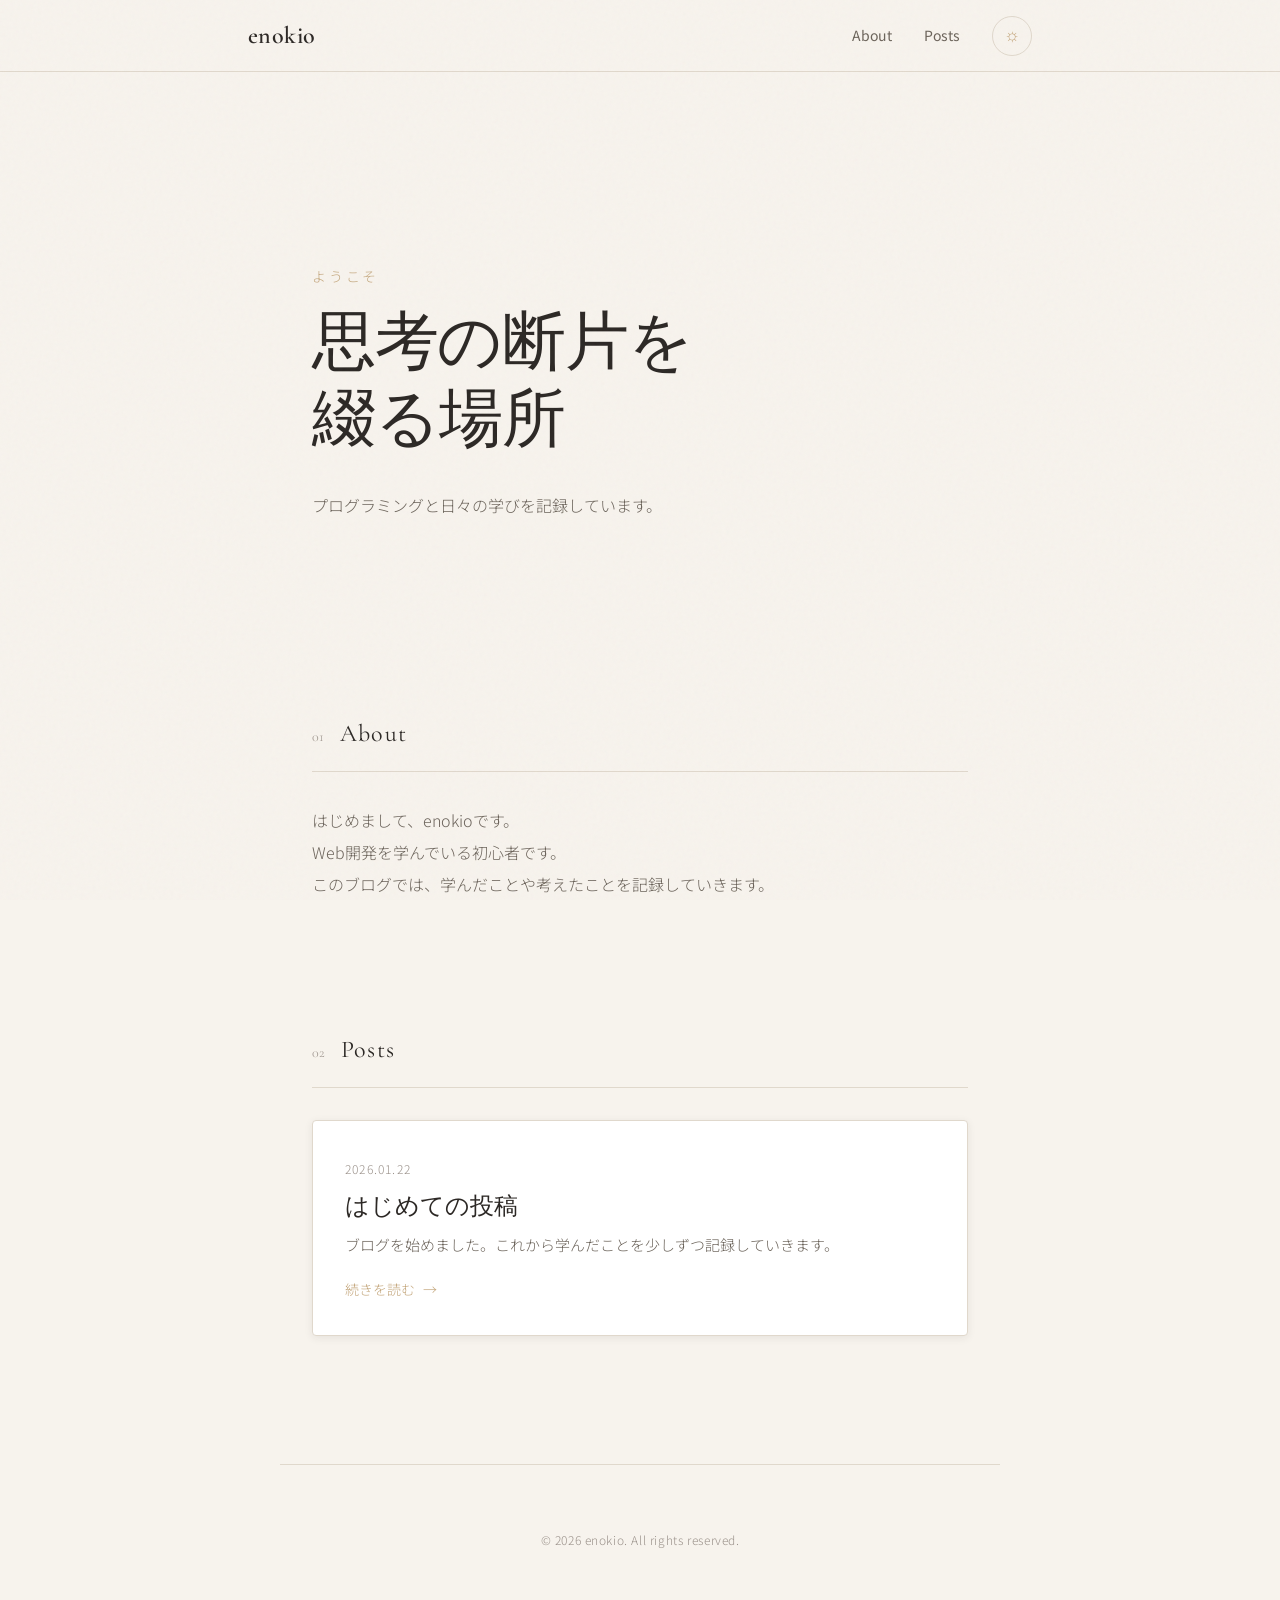
<file: index.html>
<!DOCTYPE html>
<html lang="ja">
<head>
  <meta charset="UTF-8">
  <meta name="viewport" content="width=device-width, initial-scale=1.0">
  <title>enokio's blog</title>
  <link rel="stylesheet" href="css/style.css">
  <link rel="preconnect" href="https://fonts.googleapis.com">
  <link rel="preconnect" href="https://fonts.gstatic.com" crossorigin>
  <link href="https://fonts.googleapis.com/css2?family=Cormorant+Garamond:ital,wght@0,400;0,600;1,400&family=Noto+Sans+JP:wght@300;400;500&display=swap" rel="stylesheet">
</head>
<body>
  <div class="grain-overlay"></div>

  <header class="site-header">
    <nav class="nav">
      <a href="index.html" class="nav-logo">enokio</a>
      <div class="nav-links">
        <a href="#about">About</a>
        <a href="#posts">Posts</a>
        <button class="theme-toggle" id="themeToggle" aria-label="テーマ切り替え">
          <span class="theme-icon sun">&#9788;</span>
          <span class="theme-icon moon">&#9790;</span>
        </button>
      </div>
      <button class="mobile-menu-btn" id="mobileMenuBtn" aria-label="メニュー">
        <span></span>
        <span></span>
        <span></span>
      </button>
    </nav>
  </header>

  <div class="mobile-menu" id="mobileMenu">
    <a href="#about">About</a>
    <a href="#posts">Posts</a>
  </div>

  <main class="main">
    <section class="hero">
      <p class="hero-greeting">ようこそ</p>
      <h1 class="hero-title">思考の断片を<br>綴る場所</h1>
      <p class="hero-description">
        プログラミングと日々の学びを記録しています。
      </p>
    </section>

    <section class="about" id="about">
      <div class="section-header">
        <span class="section-number">01</span>
        <h2 class="section-title">About</h2>
      </div>
      <div class="about-content">
        <p>
          はじめまして、enokioです。<br>
          Web開発を学んでいる初心者です。<br>
          このブログでは、学んだことや考えたことを記録していきます。
        </p>
      </div>
    </section>

    <section class="posts" id="posts">
      <div class="section-header">
        <span class="section-number">02</span>
        <h2 class="section-title">Posts</h2>
      </div>
      <div class="posts-list">
        <article class="post-card">
          <time class="post-date">2026.01.22</time>
          <h3 class="post-title">
            <a href="posts/2026-01-22-first-post.html">はじめての投稿</a>
          </h3>
          <p class="post-excerpt">
            ブログを始めました。これから学んだことを少しずつ記録していきます。
          </p>
          <a href="posts/2026-01-22-first-post.html" class="post-link">
            続きを読む <span class="arrow">&rarr;</span>
          </a>
        </article>
      </div>
    </section>
  </main>

  <footer class="site-footer">
    <p>&copy; 2026 enokio. All rights reserved.</p>
  </footer>

  <script src="js/main.js"></script>
</body>
</html>
</file>
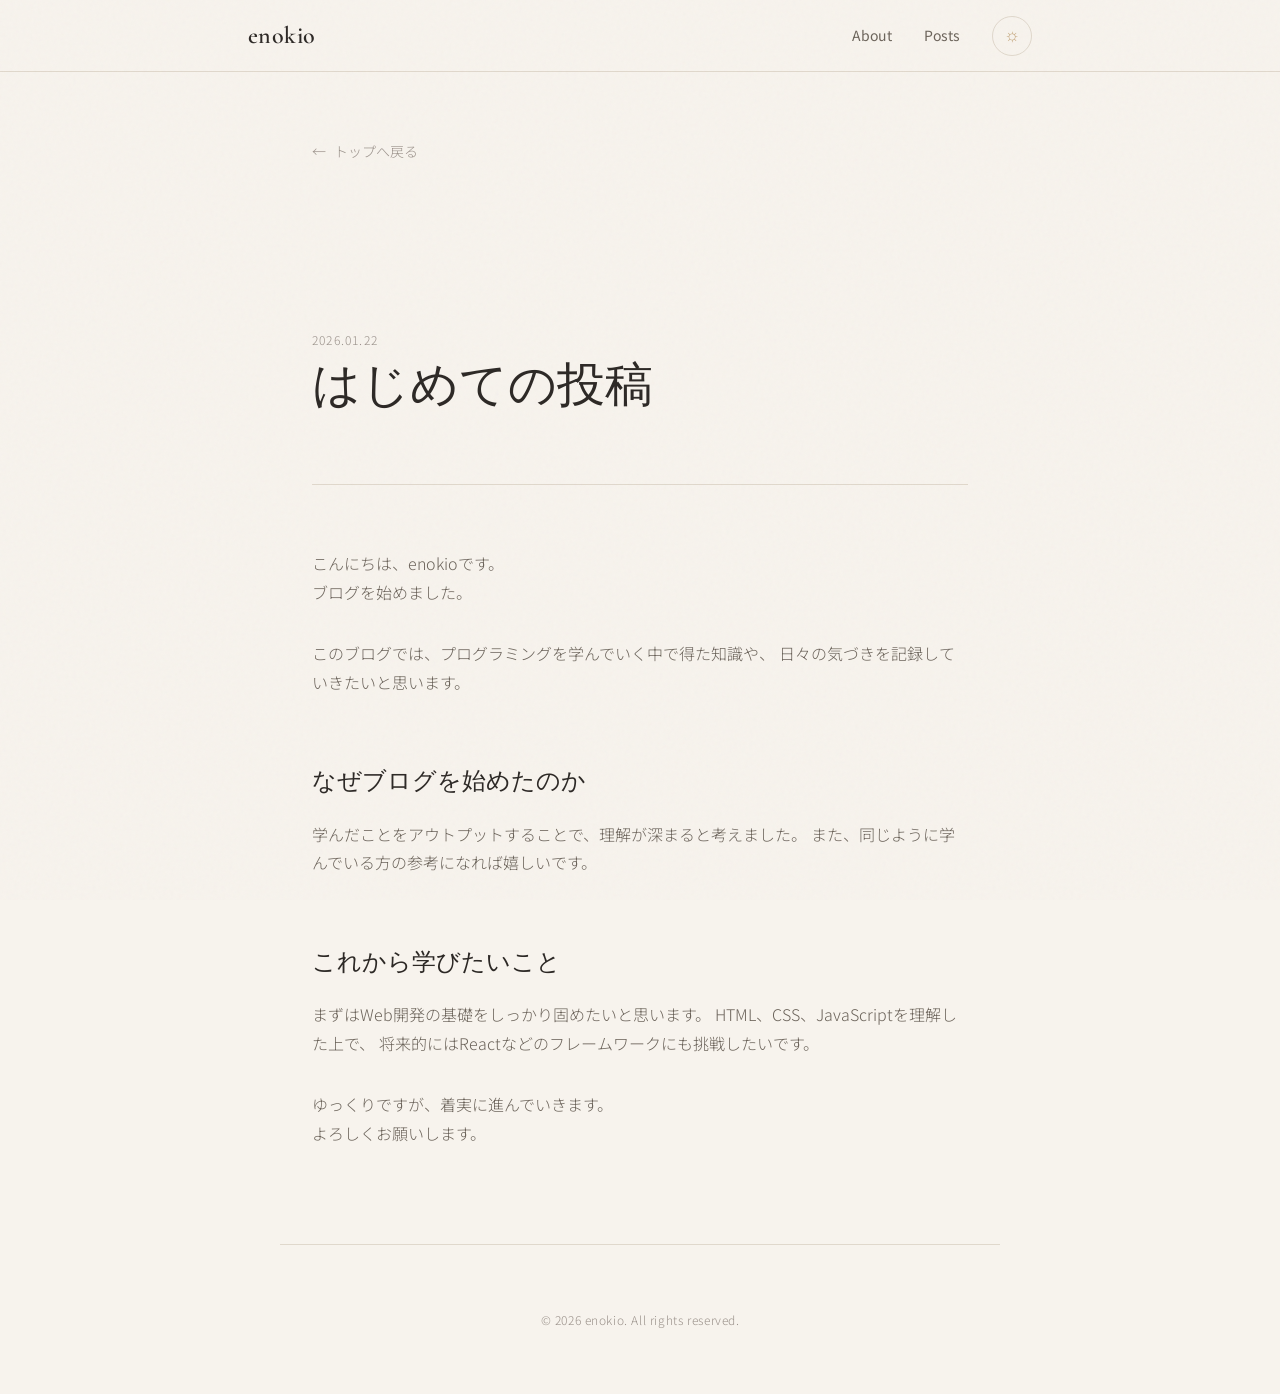
<file: posts/2026-01-22-first-post.html>
<!DOCTYPE html>
<html lang="ja">
<head>
  <meta charset="UTF-8">
  <meta name="viewport" content="width=device-width, initial-scale=1.0">
  <title>はじめての投稿 - enokio's blog</title>
  <link rel="stylesheet" href="../css/style.css">
  <link rel="preconnect" href="https://fonts.googleapis.com">
  <link rel="preconnect" href="https://fonts.gstatic.com" crossorigin>
  <link href="https://fonts.googleapis.com/css2?family=Cormorant+Garamond:ital,wght@0,400;0,600;1,400&family=Noto+Sans+JP:wght@300;400;500&display=swap" rel="stylesheet">
</head>
<body>
  <div class="grain-overlay"></div>

  <header class="site-header">
    <nav class="nav">
      <a href="../index.html" class="nav-logo">enokio</a>
      <div class="nav-links">
        <a href="../index.html#about">About</a>
        <a href="../index.html#posts">Posts</a>
        <button class="theme-toggle" id="themeToggle" aria-label="テーマ切り替え">
          <span class="theme-icon sun">&#9788;</span>
          <span class="theme-icon moon">&#9790;</span>
        </button>
      </div>
      <button class="mobile-menu-btn" id="mobileMenuBtn" aria-label="メニュー">
        <span></span>
        <span></span>
        <span></span>
      </button>
    </nav>
  </header>

  <div class="mobile-menu" id="mobileMenu">
    <a href="../index.html#about">About</a>
    <a href="../index.html#posts">Posts</a>
  </div>

  <main class="main">
    <a href="../index.html" class="back-link">
      <span class="arrow">&larr;</span> トップへ戻る
    </a>

    <article>
      <header class="post-header">
        <time class="post-date">2026.01.22</time>
        <h1 class="post-title">はじめての投稿</h1>
      </header>

      <div class="post-content">
        <p>
          こんにちは、enokioです。<br>
          ブログを始めました。
        </p>

        <p>
          このブログでは、プログラミングを学んでいく中で得た知識や、
          日々の気づきを記録していきたいと思います。
        </p>

        <h2>なぜブログを始めたのか</h2>

        <p>
          学んだことをアウトプットすることで、理解が深まると考えました。
          また、同じように学んでいる方の参考になれば嬉しいです。
        </p>

        <h2>これから学びたいこと</h2>

        <p>
          まずはWeb開発の基礎をしっかり固めたいと思います。
          HTML、CSS、JavaScriptを理解した上で、
          将来的にはReactなどのフレームワークにも挑戦したいです。
        </p>

        <p>
          ゆっくりですが、着実に進んでいきます。<br>
          よろしくお願いします。
        </p>
      </div>
    </article>
  </main>

  <footer class="site-footer">
    <p>&copy; 2026 enokio. All rights reserved.</p>
  </footer>

  <script src="../js/main.js"></script>
</body>
</html>
</file>
<file: css/style.css>
/* ========================================
   CSS Variables - Theme Configuration
   ======================================== */
:root {
  /* Light Theme - Warm Paper */
  --bg-primary: #f7f3ed;
  --bg-secondary: #ebe5db;
  --bg-card: #ffffff;
  --text-primary: #2c2825;
  --text-secondary: #6b635a;
  --text-muted: #9a918a;
  --accent: #c4a77d;
  --accent-hover: #b08f5f;
  --border: #e0d8cc;
  --shadow: rgba(44, 40, 37, 0.08);
  --grain-opacity: 0.03;

  /* Typography */
  --font-display: 'Cormorant Garamond', 'Times New Roman', serif;
  --font-body: 'Noto Sans JP', 'Hiragino Kaku Gothic ProN', sans-serif;

  /* Spacing */
  --space-xs: 0.5rem;
  --space-sm: 1rem;
  --space-md: 2rem;
  --space-lg: 4rem;
  --space-xl: 8rem;

  /* Layout */
  --max-width: 720px;
  --header-height: 72px;
}

[data-theme="dark"] {
  /* Dark Theme - Deep Ink */
  --bg-primary: #1a1816;
  --bg-secondary: #242220;
  --bg-card: #2a2725;
  --text-primary: #e8e4de;
  --text-secondary: #a8a29a;
  --text-muted: #706b64;
  --accent: #d4b896;
  --accent-hover: #e8cca8;
  --border: #3a3633;
  --shadow: rgba(0, 0, 0, 0.3);
  --grain-opacity: 0.05;
}

/* ========================================
   Base Styles
   ======================================== */
*,
*::before,
*::after {
  box-sizing: border-box;
  margin: 0;
  padding: 0;
}

html {
  scroll-behavior: smooth;
  font-size: 16px;
}

body {
  font-family: var(--font-body);
  font-weight: 300;
  line-height: 1.8;
  color: var(--text-primary);
  background-color: var(--bg-primary);
  transition: background-color 0.4s ease, color 0.4s ease;
  min-height: 100vh;
  overflow-x: hidden;
}

/* Grain Overlay */
.grain-overlay {
  position: fixed;
  top: 0;
  left: 0;
  width: 100%;
  height: 100%;
  pointer-events: none;
  z-index: 1000;
  opacity: var(--grain-opacity);
  background-image: url("data:image/svg+xml,%3Csvg viewBox='0 0 256 256' xmlns='http://www.w3.org/2000/svg'%3E%3Cfilter id='noise'%3E%3CfeTurbulence type='fractalNoise' baseFrequency='0.9' numOctaves='4' stitchTiles='stitch'/%3E%3C/filter%3E%3Crect width='100%25' height='100%25' filter='url(%23noise)'/%3E%3C/svg%3E");
}

a {
  color: inherit;
  text-decoration: none;
}

img {
  max-width: 100%;
  height: auto;
}

/* ========================================
   Header & Navigation
   ======================================== */
.site-header {
  position: fixed;
  top: 0;
  left: 0;
  right: 0;
  height: var(--header-height);
  background: var(--bg-primary);
  border-bottom: 1px solid var(--border);
  z-index: 100;
  transition: background-color 0.4s ease, border-color 0.4s ease;
}

.nav {
  max-width: calc(var(--max-width) + var(--space-lg) * 2);
  margin: 0 auto;
  padding: 0 var(--space-md);
  height: 100%;
  display: flex;
  align-items: center;
  justify-content: space-between;
}

.nav-logo {
  font-family: var(--font-display);
  font-size: 1.5rem;
  font-weight: 600;
  letter-spacing: 0.02em;
  transition: color 0.3s ease;
}

.nav-logo:hover {
  color: var(--accent);
}

.nav-links {
  display: flex;
  align-items: center;
  gap: var(--space-md);
}

.nav-links a {
  font-size: 0.875rem;
  font-weight: 400;
  color: var(--text-secondary);
  transition: color 0.3s ease;
  position: relative;
}

.nav-links a::after {
  content: '';
  position: absolute;
  bottom: -4px;
  left: 0;
  width: 0;
  height: 1px;
  background: var(--accent);
  transition: width 0.3s ease;
}

.nav-links a:hover {
  color: var(--text-primary);
}

.nav-links a:hover::after {
  width: 100%;
}

/* Theme Toggle */
.theme-toggle {
  background: none;
  border: 1px solid var(--border);
  border-radius: 50%;
  width: 40px;
  height: 40px;
  cursor: pointer;
  display: flex;
  align-items: center;
  justify-content: center;
  transition: all 0.3s ease;
  position: relative;
  overflow: hidden;
}

.theme-toggle:hover {
  border-color: var(--accent);
  transform: rotate(15deg);
}

.theme-icon {
  position: absolute;
  font-size: 1.1rem;
  transition: all 0.4s ease;
}

.theme-icon.sun {
  opacity: 1;
  transform: translateY(0);
  color: var(--accent);
}

.theme-icon.moon {
  opacity: 0;
  transform: translateY(20px);
  color: var(--accent);
}

[data-theme="dark"] .theme-icon.sun {
  opacity: 0;
  transform: translateY(-20px);
}

[data-theme="dark"] .theme-icon.moon {
  opacity: 1;
  transform: translateY(0);
}

/* Mobile Menu Button */
.mobile-menu-btn {
  display: none;
  flex-direction: column;
  gap: 5px;
  background: none;
  border: none;
  cursor: pointer;
  padding: 8px;
  z-index: 200;
}

.mobile-menu-btn span {
  display: block;
  width: 24px;
  height: 2px;
  background: var(--text-primary);
  transition: all 0.3s ease;
}

.mobile-menu-btn.active span:nth-child(1) {
  transform: rotate(45deg) translate(5px, 5px);
}

.mobile-menu-btn.active span:nth-child(2) {
  opacity: 0;
}

.mobile-menu-btn.active span:nth-child(3) {
  transform: rotate(-45deg) translate(5px, -5px);
}

/* Mobile Menu */
.mobile-menu {
  display: none;
  position: fixed;
  top: var(--header-height);
  left: 0;
  right: 0;
  background: var(--bg-primary);
  border-bottom: 1px solid var(--border);
  padding: var(--space-md);
  flex-direction: column;
  gap: var(--space-sm);
  z-index: 99;
  transform: translateY(-100%);
  opacity: 0;
  transition: all 0.3s ease;
}

.mobile-menu.active {
  transform: translateY(0);
  opacity: 1;
}

.mobile-menu a {
  font-size: 1rem;
  padding: var(--space-sm) 0;
  border-bottom: 1px solid var(--border);
  color: var(--text-secondary);
  transition: color 0.3s ease;
}

.mobile-menu a:hover {
  color: var(--accent);
}

/* ========================================
   Main Content
   ======================================== */
.main {
  max-width: var(--max-width);
  margin: 0 auto;
  padding: calc(var(--header-height) + var(--space-lg)) var(--space-md) var(--space-lg);
}

/* Hero Section */
.hero {
  padding: var(--space-xl) 0;
  animation: fadeInUp 0.8s ease-out;
}

.hero-greeting {
  font-size: 0.875rem;
  color: var(--accent);
  letter-spacing: 0.2em;
  margin-bottom: var(--space-sm);
}

.hero-title {
  font-family: var(--font-display);
  font-size: clamp(2.5rem, 8vw, 4rem);
  font-weight: 400;
  line-height: 1.2;
  margin-bottom: var(--space-md);
  letter-spacing: -0.02em;
}

.hero-description {
  font-size: 1rem;
  color: var(--text-secondary);
  max-width: 480px;
}

/* Section Styles */
.section-header {
  display: flex;
  align-items: baseline;
  gap: var(--space-sm);
  margin-bottom: var(--space-md);
  padding-bottom: var(--space-sm);
  border-bottom: 1px solid var(--border);
}

.section-number {
  font-family: var(--font-display);
  font-size: 0.875rem;
  color: var(--text-muted);
}

.section-title {
  font-family: var(--font-display);
  font-size: 1.5rem;
  font-weight: 400;
  letter-spacing: 0.05em;
}

/* About Section */
.about {
  padding: var(--space-lg) 0;
  animation: fadeInUp 0.8s ease-out 0.2s backwards;
}

.about-content p {
  color: var(--text-secondary);
  line-height: 2;
}

/* Posts Section */
.posts {
  padding: var(--space-lg) 0;
  animation: fadeInUp 0.8s ease-out 0.4s backwards;
}

.posts-list {
  display: flex;
  flex-direction: column;
  gap: var(--space-md);
}

.post-card {
  padding: var(--space-md);
  background: var(--bg-card);
  border: 1px solid var(--border);
  border-radius: 4px;
  transition: all 0.3s ease;
  box-shadow: 0 2px 8px var(--shadow);
}

.post-card:hover {
  transform: translateY(-2px);
  box-shadow: 0 4px 16px var(--shadow);
  border-color: var(--accent);
}

.post-date {
  font-size: 0.75rem;
  color: var(--text-muted);
  letter-spacing: 0.1em;
}

.post-title {
  font-family: var(--font-display);
  font-size: 1.5rem;
  font-weight: 400;
  margin: var(--space-xs) 0;
  line-height: 1.4;
}

.post-title a {
  transition: color 0.3s ease;
}

.post-title a:hover {
  color: var(--accent);
}

.post-excerpt {
  font-size: 0.9375rem;
  color: var(--text-secondary);
  margin-bottom: var(--space-sm);
}

.post-link {
  display: inline-flex;
  align-items: center;
  gap: 0.5rem;
  font-size: 0.875rem;
  color: var(--accent);
  transition: all 0.3s ease;
}

.post-link:hover {
  color: var(--accent-hover);
}

.post-link .arrow {
  transition: transform 0.3s ease;
}

.post-link:hover .arrow {
  transform: translateX(4px);
}

/* ========================================
   Footer
   ======================================== */
.site-footer {
  max-width: var(--max-width);
  margin: 0 auto;
  padding: var(--space-lg) var(--space-md);
  text-align: center;
  border-top: 1px solid var(--border);
}

.site-footer p {
  font-size: 0.75rem;
  color: var(--text-muted);
  letter-spacing: 0.05em;
}

/* ========================================
   Animations
   ======================================== */
@keyframes fadeInUp {
  from {
    opacity: 0;
    transform: translateY(20px);
  }
  to {
    opacity: 1;
    transform: translateY(0);
  }
}

/* ========================================
   Responsive Design
   ======================================== */
@media (max-width: 640px) {
  :root {
    --space-md: 1.5rem;
    --space-lg: 3rem;
    --space-xl: 5rem;
  }

  .nav-links {
    display: none;
  }

  .mobile-menu-btn {
    display: flex;
  }

  .mobile-menu {
    display: flex;
  }

  .hero-title {
    font-size: 2rem;
  }

  .section-title {
    font-size: 1.25rem;
  }

  .post-title {
    font-size: 1.25rem;
  }
}

/* ========================================
   Post Page Styles
   ======================================== */
.post-header {
  padding: var(--space-xl) 0 var(--space-lg);
  border-bottom: 1px solid var(--border);
  margin-bottom: var(--space-lg);
  animation: fadeInUp 0.8s ease-out;
}

.post-header .post-date {
  margin-bottom: var(--space-sm);
}

.post-header .post-title {
  font-size: clamp(2rem, 6vw, 3rem);
  margin: 0;
}

.post-content {
  animation: fadeInUp 0.8s ease-out 0.2s backwards;
}

.post-content p {
  margin-bottom: var(--space-md);
  color: var(--text-secondary);
}

.post-content h2 {
  font-family: var(--font-display);
  font-size: 1.5rem;
  font-weight: 400;
  margin: var(--space-lg) 0 var(--space-sm);
  color: var(--text-primary);
}

.post-content code {
  font-family: 'Courier New', monospace;
  background: var(--bg-secondary);
  padding: 0.2em 0.4em;
  border-radius: 3px;
  font-size: 0.9em;
}

.post-content pre {
  background: var(--bg-secondary);
  padding: var(--space-md);
  border-radius: 4px;
  overflow-x: auto;
  margin-bottom: var(--space-md);
}

.post-content pre code {
  background: none;
  padding: 0;
}

.back-link {
  display: inline-flex;
  align-items: center;
  gap: 0.5rem;
  color: var(--text-muted);
  font-size: 0.875rem;
  margin-bottom: var(--space-md);
  transition: color 0.3s ease;
}

.back-link:hover {
  color: var(--accent);
}

.back-link .arrow {
  transition: transform 0.3s ease;
}

.back-link:hover .arrow {
  transform: translateX(-4px);
}
</file>
